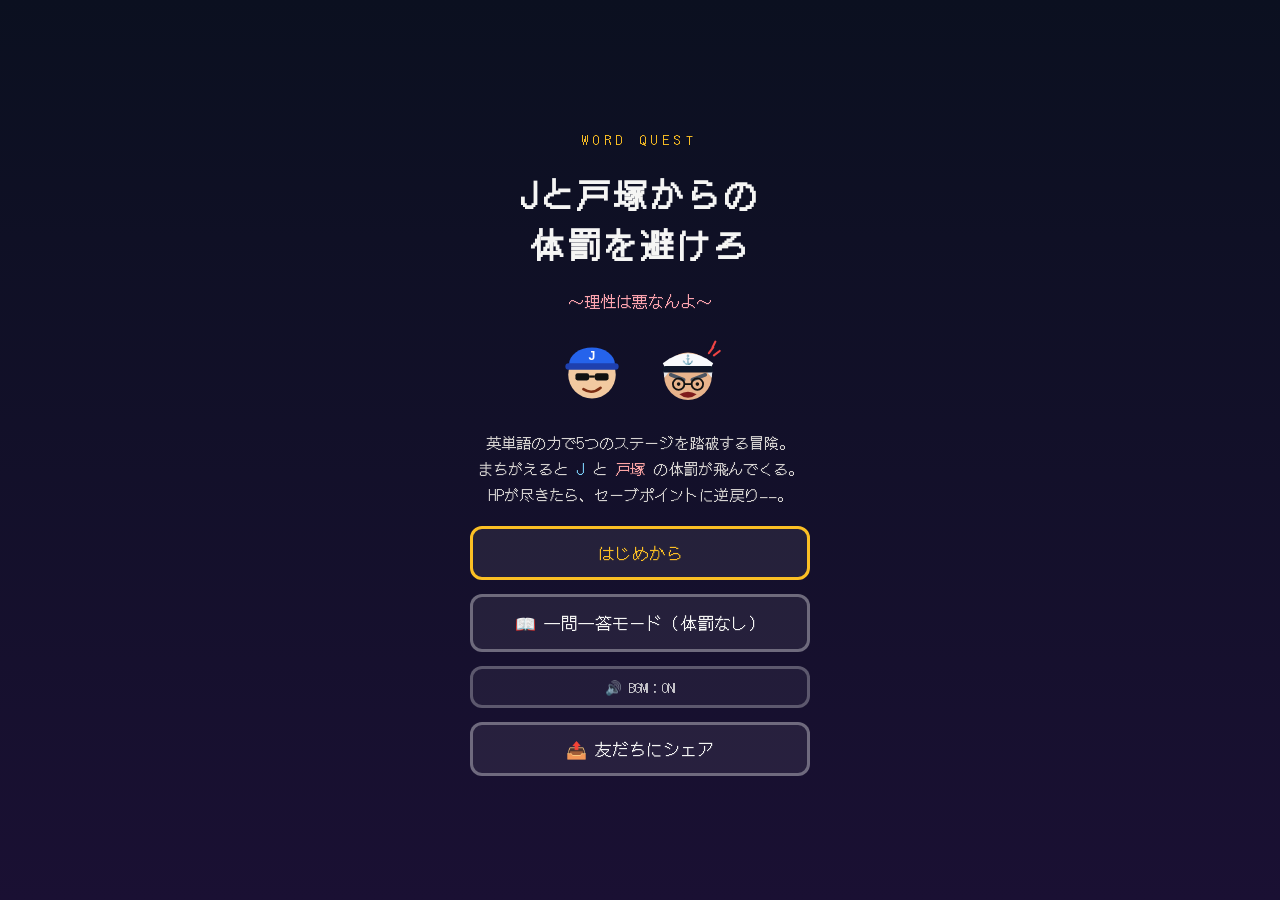
<file: index.html>
<!DOCTYPE html>
<html lang="ja">
<head>
<meta charset="UTF-8">
<meta name="viewport" content="width=device-width, initial-scale=1.0, viewport-fit=cover">
<title>Jと戸塚からの体罰を避けろ ～理性は悪なんよ～</title>
<meta name="description" content="まちがえるとJと戸塚の体罰が飛んでくる英単語クイズRPG。全5ステージ・大学受験レベル1341語。">
<meta property="og:title" content="Jと戸塚からの体罰を避けろ ～理性は悪なんよ～">
<meta property="og:description" content="まちがえるとJと戸塚の体罰が飛んでくる英単語クイズRPG。全5ステージ・大学受験レベル1341語。">
<meta property="og:type" content="website">
<meta property="og:url" content="https://yadonn-code.github.io/tango-quest/">
<meta name="twitter:card" content="summary">
<meta name="theme-color" content="#0b1020">
<link rel="manifest" href="manifest.webmanifest">
<link rel="icon" type="image/png" href="icon-192.png">
<link rel="apple-touch-icon" href="icon-180.png">
<link rel="preconnect" href="https://fonts.googleapis.com">
<link rel="preconnect" href="https://fonts.gstatic.com" crossorigin>
<link href="https://fonts.googleapis.com/css2?family=DotGothic16&display=swap" rel="stylesheet">
<link rel="stylesheet" href="style.css">
</head>
<body class="theme-title">
<div id="app">

  <!-- HUD（クイズ中のみ表示） -->
  <header id="hud" class="hidden">
    <div id="hud-top">
      <span id="hud-stage"></span>
      <span id="hud-diff" class="tag"></span>
      <span id="hud-q"></span>
      <button id="hud-bgm" class="item-btn" title="BGMのON/OFF">🔊</button>
    </div>
    <div id="hp-wrap">
      <div id="hp-bar"><div id="hp-fill"></div></div>
      <span id="hp-text"></span>
      <button id="btn-item" class="item-btn" title="おにぎりを食べる（HP+30）">🍙×1</button>
      <span id="heal-pop"></span>
    </div>
    <div id="hud-sub">
      <span id="hud-combo" class="hidden"></span>
    </div>
  </header>

  <!-- タイトル画面 -->
  <section id="screen-title" class="screen active">
    <p class="small-cap">WORD QUEST</p>
    <h1>Jと戸塚からの<br>体罰を避けろ</h1>
    <p class="subtitle">～理性は悪なんよ～</p>
    <div id="title-faces">
      <span class="title-face" data-face="j"></span>
      <span class="title-face" data-face="totsuka"></span>
    </div>
    <p class="lore">
      英単語の力で5つのステージを踏破する冒険。<br>
      まちがえると <span class="c-j">J</span> と <span class="c-t">戸塚</span> の体罰が飛んでくる。<br>
      HPが尽きたら、セーブポイントに逆戻り——。
    </p>
    <div class="btn-col">
      <button id="btn-continue" class="btn hidden"></button>
      <button id="btn-new" class="btn primary">はじめから</button>
      <a class="btn" href="drill.html">📖 一問一答モード（体罰なし）</a>
      <button id="btn-bgm" class="btn small">🔊 BGM：ON</button>
      <button id="btn-share" class="btn">📤 友だちにシェア</button>
    </div>
  </section>

  <!-- 難易度選択 -->
  <section id="screen-diff" class="screen">
    <h2>難易度をえらべ</h2>
    <div class="btn-col wide">
      <button class="btn diff-btn" data-diff="easy">
        <b>🌱 イージー</b>
        <span>J の体罰 -10 ／ 戸塚の体罰 -20<br>🚩 セーブポイント：全ステージ</span>
      </button>
      <button class="btn diff-btn" data-diff="normal">
        <b>⚔️ ノーマル</b>
        <span>J の体罰 -15 ／ 戸塚の体罰 -35<br>🚩 セーブポイント：ステージ 1・3・5</span>
      </button>
      <button class="btn diff-btn" data-diff="hard">
        <b>🔥 ハード</b>
        <span>J の体罰 -30 ／ 戸塚の体罰 -60<br>🚩 セーブポイント：ステージ 1 のみ（死んだら最初から）<br>⏰ 1問10秒の時間制限！時間切れは体罰！<br>激ムズ単語も混ざる／主人公の攻撃力もひかえめ</span>
      </button>
      <button class="btn diff-btn hidden" data-diff="expert">
        <b>💀 エキスパート</b>
        <span>J の体罰 -40 ／ 戸塚の体罰 -80<br>🚩 セーブポイントなし（死んだら最初から）<br>⏰ 1問6秒の時間制限！<br>AI級の激ムズ単語が大量出現<br>……クリアの先に、何かがいる。</span>
      </button>
    </div>
  </section>

  <!-- マップ（冒険画面） -->
  <section id="screen-map" class="screen">
    <h2 id="map-title"></h2>
    <div id="map-path"></div>
    <p id="map-msg"></p>
    <button id="btn-start-stage" class="btn primary"></button>
  </section>

  <!-- クイズ画面 -->
  <section id="screen-quiz" class="screen">
    <div id="enemies">
      <span class="enemy"><span class="enemy-face" data-face="j"></span>J <em id="dmg-j"></em></span>
      <span class="enemy"><span class="enemy-face" data-face="totsuka"></span>戸塚 <em id="dmg-t"></em></span>
    </div>
    <div id="boss-wrap" class="hidden">
      <div id="boss-head">
        <span id="boss-face"></span>
        <span id="boss-name"></span>
      </div>
      <div id="boss-bar-row">
        <div id="boss-bar"><div id="boss-fill"></div></div>
        <span id="boss-hp-text"></span>
      </div>
      <p class="boss-hint">正解でダメージ！コンボをつなげば会心の一撃！</p>
    </div>
    <p class="quiz-label">この単語の意味は？</p>
    <div id="question-word"></div>
    <div id="timer-wrap" class="hidden">
      <div id="timer-bar"><div id="timer-fill"></div></div>
      <span id="timer-text"></span>
    </div>
    <div id="choices"></div>
    <p id="feedback">&nbsp;</p>
  </section>

  <!-- ステージクリア -->
  <section id="screen-clear" class="screen">
    <h2 id="clear-title"></h2>
    <p id="clear-detail"></p>
    <button id="btn-clear-next" class="btn primary">マップへもどる</button>
  </section>

  <!-- ゲームオーバー -->
  <section id="screen-dead" class="screen">
    <div id="dead-face"></div>
    <h2>気絶した……</h2>
    <p id="dead-msg"></p>
    <button id="btn-respawn" class="btn primary"></button>
  </section>

  <!-- エンディング -->
  <section id="screen-ending" class="screen">
    <p class="small-cap">GAME CLEAR</p>
    <h2>🎉 全ステージ制覇！</h2>
    <p id="ending-title-badge"></p>
    <p id="ending-stats"></p>
    <p id="ending-unlock" class="hidden"></p>
    <div class="btn-col">
      <button id="btn-share-ending" class="btn">📤 結果をシェア</button>
      <button id="btn-ending-title" class="btn primary">タイトルへもどる</button>
    </div>
  </section>

</div>

<!-- パンチ演出オーバーレイ -->
<div id="punch-overlay" class="hidden">
  <div id="punch-attacker"></div>
  <div id="punch-face"></div>
  <div id="punch-role"></div>
  <div id="punch-name"></div>
  <div id="punch-dmg"></div>
  <div id="punch-fist">👊</div>
</div>
<div id="flash"></div>

<script src="words.js"></script>
<script src="game.js"></script>
<script>
if ("serviceWorker" in navigator) navigator.serviceWorker.register("sw.js");
</script>
</body>
</html>
</file>
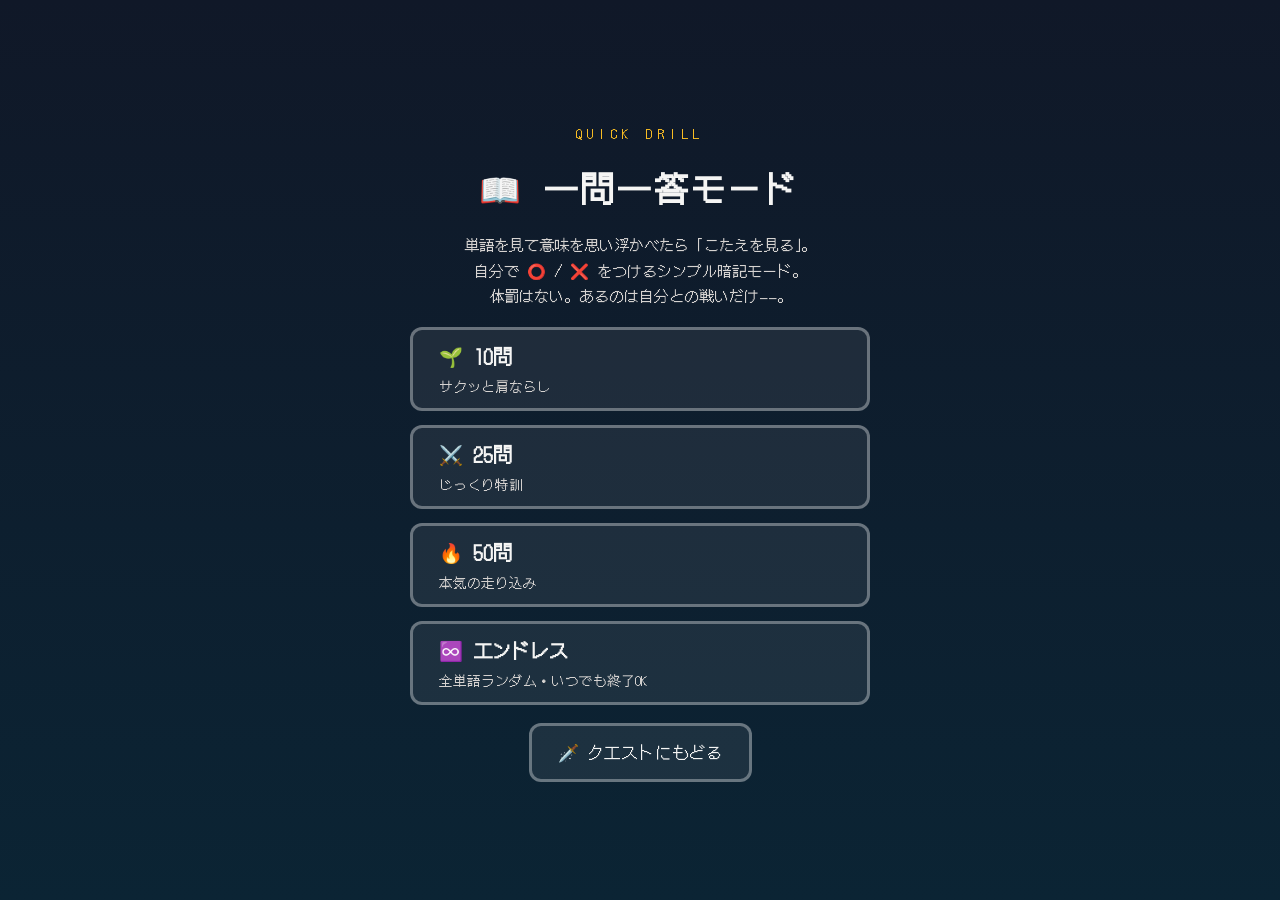
<file: drill.html>
﻿<!DOCTYPE html>
<html lang="ja">
<head>
<meta charset="UTF-8">
<meta name="viewport" content="width=device-width, initial-scale=1.0, viewport-fit=cover">
<title>一問一答モード - Jと戸塚からの体罰を避けろ</title>
<meta name="description" content="英単語を見て⭕❌を自己判定するシンプル暗記モード。まちがえた単語だけ復習もできる。">
<meta property="og:title" content="一問一答モード - Jと戸塚からの体罰を避けろ">
<meta property="og:description" content="英単語を見て⭕❌を自己判定するシンプル暗記モード。まちがえた単語だけ復習もできる。">
<meta property="og:type" content="website">
<meta property="og:url" content="https://yadonn-code.github.io/tango-quest/drill.html">
<meta name="twitter:card" content="summary">
<meta name="theme-color" content="#0b1020">
<link rel="manifest" href="manifest.webmanifest">
<link rel="icon" type="image/png" href="icon-192.png">
<link rel="apple-touch-icon" href="icon-180.png">
<link rel="preconnect" href="https://fonts.googleapis.com">
<link rel="preconnect" href="https://fonts.gstatic.com" crossorigin>
<link href="https://fonts.googleapis.com/css2?family=DotGothic16&display=swap" rel="stylesheet">
<link rel="stylesheet" href="style.css">
</head>
<body class="theme-map">
<div id="app">

  <!-- 設定画面 -->
  <section id="drill-setup" class="screen active">
    <p class="small-cap">QUICK DRILL</p>
    <h1>📖 一問一答モード</h1>
    <p class="lore">
      単語を見て意味を思い浮かべたら「こたえを見る」。<br>
      自分で ⭕ / ❌ をつけるシンプル暗記モード。<br>
      体罰はない。あるのは自分との戦いだけ——。
    </p>
    <div class="btn-col wide">
      <button class="btn drill-count" data-count="10"><b>🌱 10問</b><span>サクッと肩ならし</span></button>
      <button class="btn drill-count" data-count="25"><b>⚔️ 25問</b><span>じっくり特訓</span></button>
      <button class="btn drill-count" data-count="50"><b>🔥 50問</b><span>本気の走り込み</span></button>
      <button class="btn drill-count" data-count="all"><b>♾️ エンドレス</b><span>全単語ランダム・いつでも終了OK</span></button>
    </div>
    <a class="btn" href="index.html">🗡️ クエストにもどる</a>
  </section>

  <!-- 出題画面 -->
  <section id="drill-play" class="screen">
    <div id="drill-stats"></div>
    <p class="quiz-label">この単語の意味は？</p>
    <div id="drill-word"></div>
    <div id="drill-answer-slot"><div id="drill-answer" class="hidden"></div></div>
    <div id="drill-controls">
      <button id="btn-reveal" class="btn primary">💡 こたえを見る</button>
      <div id="drill-judge" class="hidden">
        <button id="btn-ok" class="btn judge ok">⭕ わかった</button>
        <button id="btn-ng" class="btn judge ng">❌ わからん</button>
      </div>
    </div>
    <p class="drill-hint">キーボード：スペース＝こたえ ／ 1＝⭕ ／ 2＝❌</p>
    <button id="btn-quit" class="btn small">おわって結果を見る</button>
  </section>

  <!-- 結果画面 -->
  <section id="drill-result" class="screen">
    <p class="small-cap">RESULT</p>
    <h2 id="result-title"></h2>
    <p id="result-stats"></p>
    <div id="miss-box" class="hidden">
      <p class="miss-label">❌だった単語</p>
      <div id="miss-list"></div>
    </div>
    <div class="btn-col">
      <button id="btn-review" class="btn primary hidden"></button>
      <button id="btn-again" class="btn">もう一回</button>
      <button id="btn-share-result" class="btn">📤 結果をシェア</button>
      <a class="btn" href="index.html">🗡️ クエストにもどる</a>
    </div>
  </section>

</div>
<script src="words.js"></script>
<script src="drill.js"></script>
<script>
if ("serviceWorker" in navigator) navigator.serviceWorker.register("sw.js");
</script>
</body>
</html>
</file>
<file: style.css>
* {
  margin: 0;
  padding: 0;
  box-sizing: border-box;
}

body {
  font-family: "DotGothic16", "Hiragino Kaku Gothic ProN", "Yu Gothic", sans-serif;
  background: #0b1020;
  color: #f5f5f4;
  min-height: 100vh;
  line-height: 1.7;
  -webkit-text-size-adjust: 100%;
}

/* スマホのタップ操作向け: ダブルタップ拡大・長押し選択・タップ時のハイライトを抑止 */
button, .btn, .choice, .item-btn {
  touch-action: manipulation;
  -webkit-tap-highlight-color: transparent;
  -webkit-user-select: none;
  user-select: none;
}

/* ---------- テーマ（ステージごとの背景） ---------- */
body.theme-title  { background: linear-gradient(180deg, #0b1020, #1a1033); }
body.theme-map    { background: linear-gradient(180deg, #101828, #0b2434); }
body.theme-grass  { background: linear-gradient(180deg, #0c2214, #14381f); }
body.theme-forest { background: linear-gradient(180deg, #071a10, #0d2b16); }
body.theme-cave   { background: linear-gradient(180deg, #121212, #26221c); }
body.theme-snow   { background: linear-gradient(180deg, #12233d, #2c4a6b); }
body.theme-castle { background: linear-gradient(180deg, #170b24, #3b0f2e); }
body.theme-dead   { background: linear-gradient(180deg, #1a0505, #3d0a0a); }
body.theme-ending { background: linear-gradient(180deg, #1c2405, #3a3305); }

#app {
  max-width: 680px;
  margin: 0 auto;
  padding: 16px;
  min-height: 100vh;
  display: flex;
  flex-direction: column;
}

.hidden { display: none !important; }

/* ---------- HUD ---------- */
#hud {
  border: 3px solid #ffffff44;
  border-radius: 12px;
  padding: 10px 14px;
  margin-bottom: 14px;
  background: #00000055;
}
#hud-top {
  display: flex;
  align-items: center;
  gap: 10px;
  flex-wrap: wrap;
  font-size: 0.95rem;
  margin-bottom: 6px;
}
#hud-q { margin-left: auto; }
.tag {
  border: 2px solid #fbbf24;
  color: #fbbf24;
  border-radius: 6px;
  padding: 0 8px;
  font-size: 0.8rem;
}
#hp-wrap {
  display: flex;
  align-items: center;
  gap: 10px;
}
#hp-bar {
  flex: 1;
  height: 18px;
  border: 2px solid #ffffff88;
  border-radius: 9px;
  overflow: hidden;
  background: #00000088;
}
#hp-fill {
  height: 100%;
  width: 100%;
  background: #4ade80;
  transition: width 0.35s;
}
#hp-fill.mid { background: #facc15; }
#hp-fill.low { background: #ef4444; }
#hp-text { font-size: 0.9rem; white-space: nowrap; }

/* ---------- 回復アイテム（おにぎり） ---------- */
.item-btn {
  font-family: inherit;
  font-size: 0.9rem;
  color: #f5f5f4;
  background: #ffffff12;
  border: 2px solid #ffffff55;
  border-radius: 8px;
  padding: 2px 10px;
  cursor: pointer;
  white-space: nowrap;
}
.item-btn:hover:not(:disabled) { background: #ffffff28; }
.item-btn:disabled { opacity: 0.35; cursor: default; }
#heal-pop {
  position: absolute;
  right: 16px;
  color: #4ade80;
  font-size: 1rem;
  opacity: 0;
  pointer-events: none;
}
#heal-pop.go { animation: healPop 1s ease-out; }
@keyframes healPop {
  0% { opacity: 0; transform: translateY(6px); }
  25% { opacity: 1; }
  100% { opacity: 0; transform: translateY(-22px); }
}
#hp-wrap { position: relative; }

/* ---------- コンボ表示 ---------- */
#hud-sub {
  display: flex;
  justify-content: flex-end;
  min-height: 1.3em;
  margin-top: 4px;
}
#hud-combo {
  color: #fb923c;
  font-size: 0.95rem;
  text-shadow: 0 0 8px #f9731688;
}
#hud-combo.pop { animation: comboPop 0.3s ease-out; }
@keyframes comboPop {
  0% { transform: scale(1.6); }
  100% { transform: scale(1); }
}

/* ---------- 画面共通 ---------- */
.screen {
  display: none;
  flex: 1;
  flex-direction: column;
  align-items: center;
  justify-content: center;
  text-align: center;
  gap: 18px;
  padding: 20px 0;
}
.screen.active { display: flex; }

h1 { font-size: 2.1rem; letter-spacing: 0.08em; line-height: 1.5; }

/* ---------- キャラ顔（SVG／差し替え画像） ---------- */
#title-faces {
  display: flex;
  justify-content: center;
  gap: 24px;
}
.title-face svg, .title-face .face-img { width: 4.5rem; height: 4.5rem; }
.enemy-face svg, .enemy-face .face-img { width: 2rem; height: 2rem; vertical-align: middle; }
#punch-face svg, #punch-face .face-img { width: 9rem; height: 9rem; }
#dead-face svg, #dead-face .face-img { width: 8rem; height: 8rem; }
.face-img { object-fit: contain; border-radius: 12px; }
h2 { font-size: 1.6rem; }
.small-cap { letter-spacing: 0.4em; color: #fbbf24; font-size: 0.85rem; }
.subtitle { color: #fda4af; }
.lore { color: #d6d3d1; font-size: 0.95rem; }
.c-j { color: #7dd3fc; }
.c-t { color: #fca5a5; }

/* ---------- ボタン ---------- */
.btn {
  font-family: inherit;
  font-size: 1.05rem;
  color: #f5f5f4;
  background: #ffffff12;
  border: 3px solid #ffffff55;
  border-radius: 12px;
  padding: 12px 26px;
  cursor: pointer;
  transition: transform 0.1s, background 0.15s;
}
.btn:hover:not(:disabled) { background: #ffffff28; transform: translateY(-2px); }
.btn:active { transform: translateY(1px); }
.btn:disabled { cursor: not-allowed; }
.btn.primary { border-color: #fbbf24; color: #fbbf24; }
.btn-col {
  display: flex;
  flex-direction: column;
  gap: 14px;
  width: 100%;
  max-width: 340px;
}
.btn-col.wide { max-width: 460px; }
.diff-btn {
  display: flex;
  flex-direction: column;
  gap: 6px;
  text-align: center;
}
.diff-btn b { font-size: 1.2rem; }
.diff-btn span { font-size: 0.85rem; color: #d6d3d1; }

/* ---------- マップ ---------- */
#map-path {
  display: flex;
  flex-wrap: wrap;
  align-items: center;
  justify-content: center;
  gap: 6px;
}
.map-node {
  border: 3px solid #ffffff44;
  border-radius: 12px;
  padding: 10px 8px;
  width: 108px;
  background: #00000055;
}
.map-node.current {
  border-color: #fbbf24;
  box-shadow: 0 0 14px #fbbf2488;
}
.map-node.cleared { opacity: 0.75; }
.map-node.locked { opacity: 0.4; }
.node-icon { font-size: 1.8rem; }
.node-no { font-size: 0.7rem; color: #fbbf24; }
.node-name { font-size: 0.75rem; min-height: 2.2em; }
.node-mark { font-size: 1rem; min-height: 1.5em; }
.map-arrow { color: #ffffff66; }
#map-msg { color: #d6d3d1; min-height: 3em; }

/* ---------- クイズ ---------- */
#enemies {
  display: flex;
  gap: 24px;
  font-size: 1.05rem;
  align-items: center;
}
.enemy { display: inline-flex; align-items: center; gap: 6px; }
.enemy em {
  font-style: normal;
  color: #f87171;
  font-size: 0.85rem;
}
.quiz-label { color: #a8a29e; font-size: 0.9rem; }

/* ---------- ボス戦 ---------- */
#boss-wrap {
  width: 100%;
  max-width: 520px;
  border: 3px solid #a855f766;
  border-radius: 12px;
  padding: 10px 14px;
  background: #1e0b2e88;
  box-shadow: 0 0 18px #a855f733;
}
#boss-head {
  display: flex;
  align-items: center;
  justify-content: center;
  gap: 10px;
  margin-bottom: 6px;
}
#boss-face svg, #boss-face .face-img { width: 2.6rem; height: 2.6rem; vertical-align: middle; }
#boss-name { font-size: 1.1rem; color: #e9d5ff; }
#boss-bar-row {
  display: flex;
  align-items: center;
  gap: 10px;
}
#boss-bar {
  flex: 1;
  height: 16px;
  border: 2px solid #ffffff88;
  border-radius: 8px;
  overflow: hidden;
  background: #00000088;
}
#boss-fill {
  height: 100%;
  width: 100%;
  background: linear-gradient(90deg, #a855f7, #ef4444);
  transition: width 0.35s;
}
#boss-hp-text { font-size: 0.85rem; color: #fca5a5; white-space: nowrap; }
.boss-hint { font-size: 0.75rem; color: #c4b5fd; margin-top: 6px; }

/* 正解フィードバックの装飾 */
.fb-taunt { font-size: 0.9rem; color: #a8a29e; }
.fb-heal { font-size: 0.95rem; color: #4ade80; }
.dead-line { color: #fca5a5; }
#question-word, #drill-word {
  font-size: 3rem;
  letter-spacing: 0.06em;
  border: 3px solid #ffffff44;
  border-radius: 16px;
  padding: 18px 40px;
  background: #00000055;
  min-width: 60%;
}
#timer-wrap {
  display: flex;
  align-items: center;
  gap: 10px;
  width: 100%;
  max-width: 520px;
}
#timer-bar {
  flex: 1;
  height: 12px;
  border: 2px solid #ffffff88;
  border-radius: 6px;
  overflow: hidden;
  background: #00000088;
}
#timer-fill {
  height: 100%;
  width: 100%;
  background: #38bdf8;
  transition: width 0.1s linear;
}
#timer-fill.hurry { background: #ef4444; }
#timer-text {
  font-size: 0.9rem;
  color: #fda4af;
  white-space: nowrap;
  min-width: 4.2em;
  text-align: right;
}
#choices {
  display: grid;
  grid-template-columns: 1fr 1fr;
  gap: 12px;
  width: 100%;
  max-width: 520px;
}
.choice {
  font-family: inherit;
  font-size: 1.05rem;
  color: #f5f5f4;
  background: #ffffff12;
  border: 3px solid #ffffff55;
  border-radius: 12px;
  padding: 14px 10px;
  cursor: pointer;
}
.choice:hover:not(:disabled) { background: #ffffff28; }
.choice:disabled { cursor: default; }
.choice.is-correct { background: #166534; border-color: #22c55e; }
.choice.is-wrong { background: #7f1d1d; border-color: #ef4444; }
#feedback { font-size: 1.2rem; min-height: 2em; }

/* ---------- 死亡・エンディング ---------- */
#dead-face { font-size: 5rem; }
#ending-title-badge { font-size: 1.3rem; color: #fbbf24; }
#ending-stats { color: #d6d3d1; }
#ending-unlock { color: #fde047; font-size: 1.05rem; text-shadow: 0 0 10px #fde04788; animation: comboPop 0.4s ease-out; }

/* ---------- パンチ演出 ---------- */
#punch-overlay {
  position: fixed;
  inset: 0;
  background: rgba(0, 0, 0, 0.82);
  display: flex;
  flex-direction: column;
  align-items: center;
  justify-content: center;
  gap: 10px;
  z-index: 50;
}
#punch-overlay.totsuka { background: rgba(45, 0, 0, 0.9); }
/* プレイヤーの攻撃ターン（ボス戦・正解時） */
#punch-overlay.player { background: rgba(2, 18, 55, 0.88); }
#punch-overlay.player #punch-dmg { color: #fde047; }
#punch-overlay.player #punch-fist.go { animation: fistInLeft 0.32s cubic-bezier(0.2, 0.7, 0.3, 1) forwards; }
#punch-overlay.player #punch-fist.go.out { animation: fistOut 0.35s ease-out forwards; }
@keyframes fistInLeft {
  0% { transform: translate(-240%, 140%) scale(0.4) rotate(50deg); opacity: 0.2; }
  100% { transform: translate(-50%, -50%) scale(2.4) rotate(0deg); opacity: 1; }
}
#punch-overlay.totsuka::before {
  content: "⛵";
  position: absolute;
  bottom: 8%;
  right: 10%;
  font-size: 3rem;
  opacity: 0.5;
}
/* だれの行動かをはっきり出すバナー */
#punch-attacker {
  font-size: 1.5rem;
  font-weight: bold;
  letter-spacing: 0.06em;
  border: 3px solid;
  border-radius: 12px;
  padding: 4px 22px;
  animation: bannerIn 0.25s ease-out;
}
#punch-attacker.atk-j { color: #7dd3fc; border-color: #7dd3fc; background: #0c4a6e66; }
#punch-attacker.atk-t { color: #fca5a5; border-color: #ef4444; background: #7f1d1d66; }
#punch-attacker.atk-you { color: #fde047; border-color: #fde047; background: #42200666; }
@keyframes bannerIn {
  0% { transform: scale(1.5); opacity: 0; }
  100% { transform: scale(1); opacity: 1; }
}
#punch-role {
  font-size: 0.95rem;
  color: #fbbf24;
  border: 2px solid #fbbf24;
  border-radius: 8px;
  padding: 2px 12px;
  min-height: 1.4em;
}
#punch-role:empty { display: none; }
#punch-face { font-size: 6rem; }
#punch-name {
  font-size: 1.5rem;
  max-width: 92%;
  text-shadow: 0 2px 8px #000;
}
#punch-dmg {
  font-size: 3.4rem;
  color: #f87171;
  min-height: 1.4em;
}
#punch-dmg.pop { animation: dmgPop 0.5s ease-out; }
@keyframes dmgPop {
  0% { transform: scale(0.2); opacity: 0; }
  40% { transform: scale(1.7); opacity: 1; }
  100% { transform: scale(1); }
}
#punch-fist {
  position: fixed;
  top: 50%;
  left: 50%;
  font-size: 6rem;
  transform: translate(-50%, -50%) scale(0);
  z-index: 51;
  pointer-events: none;
}
#punch-fist.go { animation: fistIn 0.32s cubic-bezier(0.2, 0.7, 0.3, 1) forwards; }
@keyframes fistIn {
  0% { transform: translate(140%, 140%) scale(0.4) rotate(-50deg); opacity: 0.2; }
  100% { transform: translate(-50%, -50%) scale(2.4) rotate(0deg); opacity: 1; }
}
/* 着弾後はこぶしをフェードアウトさせて、後ろのセリフを見えるようにする */
#punch-fist.go.out { animation: fistOut 0.35s ease-out forwards; }
@keyframes fistOut {
  0% { transform: translate(-50%, -50%) scale(2.4); opacity: 1; }
  100% { transform: translate(-50%, -50%) scale(3.4); opacity: 0; }
}

/* ---------- 画面シェイク・フラッシュ ---------- */
body.shake { animation: shake 0.4s; }
body.shake-hard { animation: shakeHard 0.6s; }
@keyframes shake {
  0%, 100% { transform: translate(0, 0); }
  20% { transform: translate(-8px, 4px); }
  40% { transform: translate(8px, -4px); }
  60% { transform: translate(-6px, -3px); }
  80% { transform: translate(6px, 3px); }
}
@keyframes shakeHard {
  0%, 100% { transform: translate(0, 0); }
  10% { transform: translate(-16px, 8px); }
  30% { transform: translate(14px, -10px); }
  50% { transform: translate(-12px, -8px); }
  70% { transform: translate(12px, 8px); }
  90% { transform: translate(-8px, 4px); }
}
#flash {
  position: fixed;
  inset: 0;
  pointer-events: none;
  background: radial-gradient(circle, rgba(255, 0, 0, 0.3), rgba(255, 0, 0, 0.6));
  opacity: 0;
  z-index: 60;
}
#flash.hit { animation: flashHit 0.45s ease-out; }
@keyframes flashHit {
  0% { opacity: 1; }
  100% { opacity: 0; }
}

/* ---------- 一問一答モード ---------- */
a.btn {
  text-decoration: none;
  display: inline-block;
  text-align: center;
}
.drill-count {
  display: flex;
  flex-direction: column;
  gap: 6px;
}
.drill-count b { font-size: 1.2rem; }
.drill-count span { font-size: 0.85rem; color: #d6d3d1; }
#drill-stats { font-size: 1.05rem; color: #fbbf24; }
#drill-answer-slot {
  min-height: 4.2em;
  display: flex;
  align-items: center;
  justify-content: center;
  width: 100%;
}
#drill-answer {
  font-size: 1.5rem;
  color: #4ade80;
  border: 3px solid #22c55e88;
  border-radius: 12px;
  padding: 8px 24px;
  background: #052e1655;
  max-width: 92%;
}
#drill-controls {
  min-height: 60px;
  display: flex;
  align-items: center;
  justify-content: center;
}
#drill-judge { display: flex; gap: 14px; }
.judge.ok { border-color: #22c55e; color: #86efac; }
.judge.ng { border-color: #ef4444; color: #fca5a5; }
.drill-hint { color: #a8a29e; font-size: 0.8rem; }
.btn.small { font-size: 0.85rem; padding: 8px 16px; opacity: 0.8; }
#miss-box { width: 100%; max-width: 520px; }
.miss-label { color: #fca5a5; margin-bottom: 6px; }
#miss-list {
  max-height: 220px;
  overflow-y: auto;
  border: 3px solid #ffffff33;
  border-radius: 12px;
  background: #00000055;
  padding: 10px 14px;
  text-align: left;
}
.miss-row {
  display: flex;
  justify-content: space-between;
  gap: 12px;
  border-bottom: 1px solid #ffffff1a;
  padding: 4px 0;
}
.miss-row:last-child { border-bottom: none; }
.miss-row b { color: #7dd3fc; }
.miss-row span { color: #d6d3d1; }

/* ---------- スマホ対応 ---------- */
@media (max-width: 480px) {
  h1 { font-size: 2rem; }
  #question-word, #drill-word { font-size: 2.2rem; padding: 14px 20px; }
  #choices { grid-template-columns: 1fr; }
  .map-node { width: 90px; }
  #app { padding: 10px; }
  #hud { padding: 8px 10px; }
  #hud-top { font-size: 0.8rem; gap: 6px; }
  #hp-text { font-size: 0.8rem; }
  .item-btn { font-size: 0.8rem; padding: 2px 8px; }
  #boss-wrap { padding: 8px 10px; }
  #boss-name { font-size: 1rem; }
  .boss-hint { font-size: 0.7rem; }
  #punch-attacker { font-size: 1.15rem; padding: 3px 14px; }
  #punch-face svg, #punch-face .face-img { width: 6.5rem; height: 6.5rem; }
  #punch-name { font-size: 1.25rem; }
  #punch-dmg { font-size: 2.8rem; }
  #punch-fist { font-size: 4.5rem; }
  .choice { padding: 12px 10px; }
}

/* ノッチのある端末で端が欠けないようにする */
@supports (padding: env(safe-area-inset-left)) {
  #app {
    padding-left: max(12px, env(safe-area-inset-left));
    padding-right: max(12px, env(safe-area-inset-right));
    padding-bottom: max(12px, env(safe-area-inset-bottom));
  }
}
</file>
